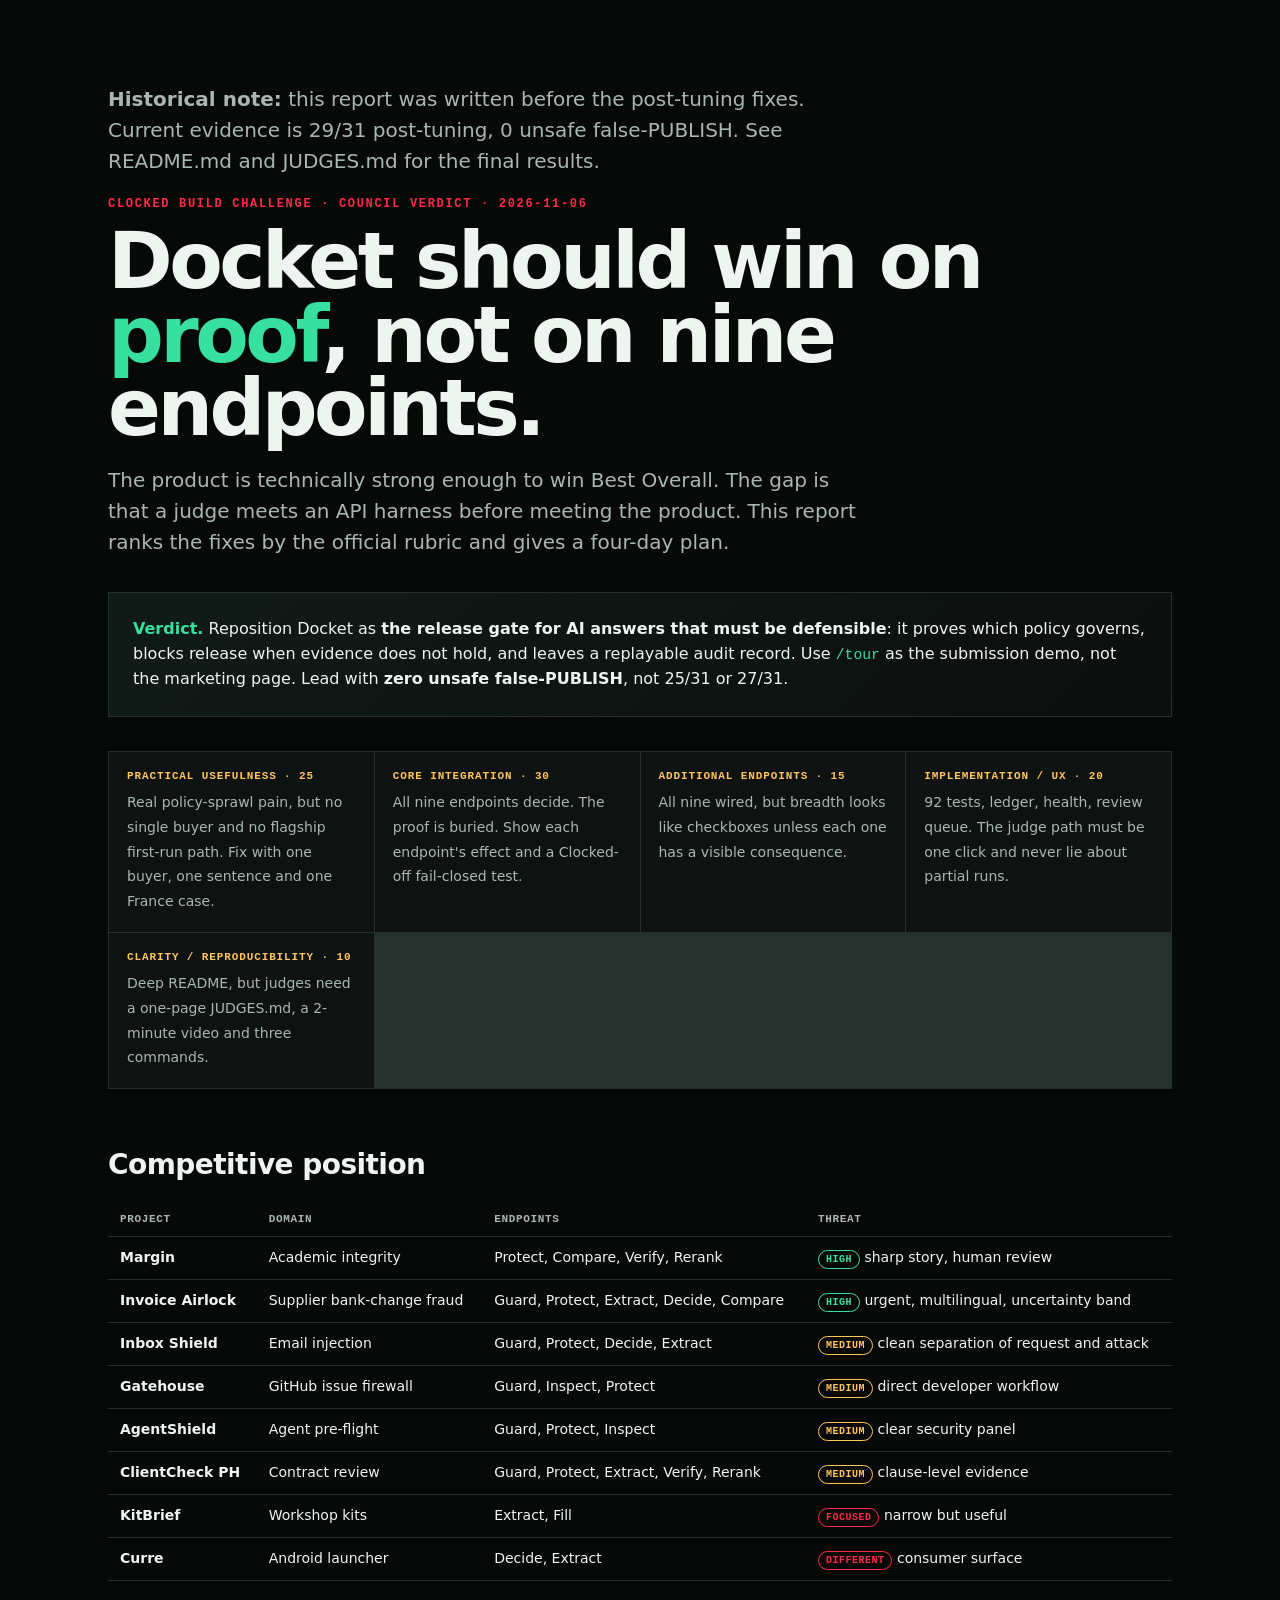
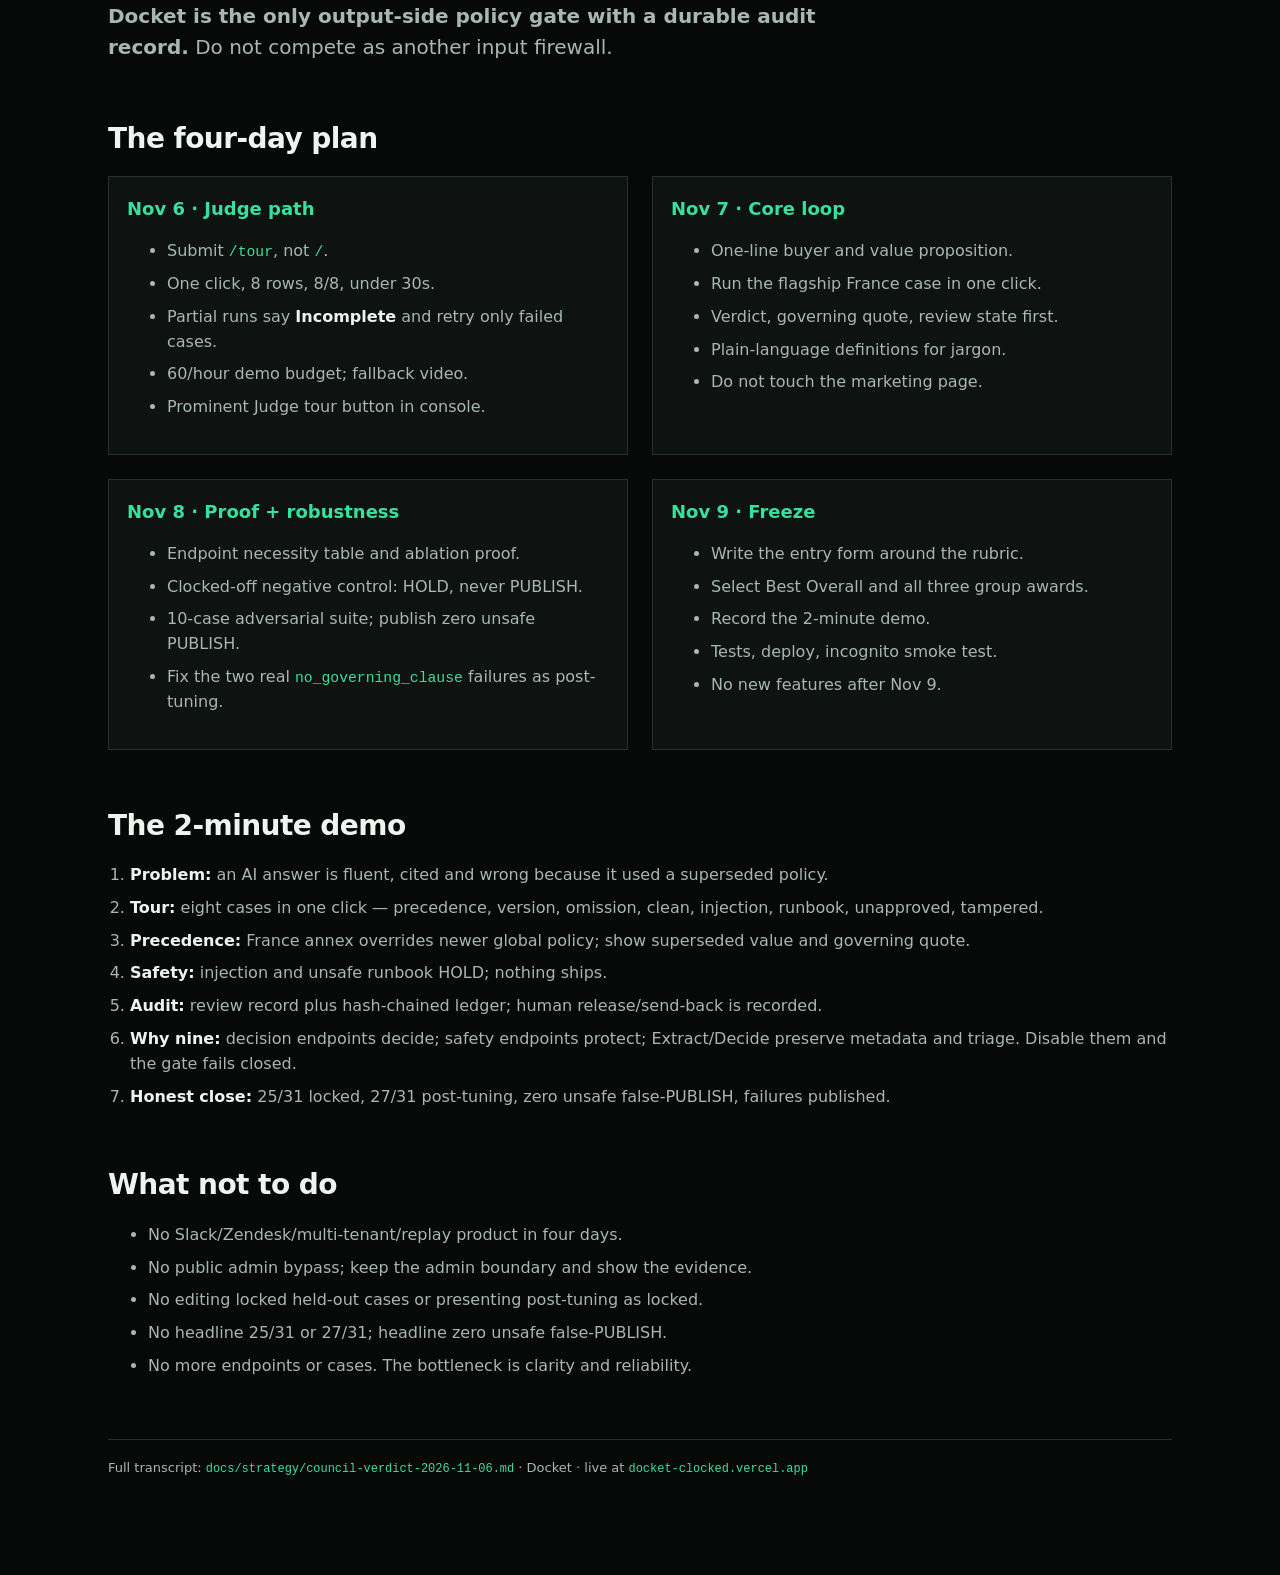
<file: docs/strategy/council-report-2026-11-06.html>
<!doctype html>
<html lang="en">
<head>
<meta charset="utf-8" />
<meta name="viewport" content="width=device-width, initial-scale=1" />
<title>Docket — Best Overall Council Verdict</title>
<style>
  :root { --bg:#070908; --panel:#0e1311; --line:#26302c; --text:#eef5f1; --muted:#a8b7b1; --red:#ff2948; --green:#38e0a0; --amber:#ffc45c; }
  * { box-sizing:border-box; }
  body { margin:0; background:var(--bg); color:var(--text); font:16px/1.55 ui-sans-serif,system-ui,-apple-system,Segoe UI,sans-serif; }
  main { max-width:1120px; margin:0 auto; padding:64px 28px 100px; }
  .kicker { color:var(--red); font:600 12px/1.2 ui-monospace,monospace; letter-spacing:.14em; text-transform:uppercase; }
  h1 { margin:14px 0 12px; font-size:clamp(42px,7vw,78px); line-height:.94; letter-spacing:-.045em; }
  h1 em { color:var(--green); font-style:normal; }
  .lede { max-width:760px; color:var(--muted); font-size:20px; }
  .verdict { margin:34px 0; padding:24px; border:1px solid var(--line); background:linear-gradient(135deg,#101b17,#0b0f0d); }
  .verdict b { color:var(--green); }
  .grid { display:grid; grid-template-columns:repeat(auto-fit,minmax(240px,1fr)); gap:1px; margin:30px 0; background:var(--line); border:1px solid var(--line); }
  .cell { background:var(--panel); padding:18px; }
  .cell strong { display:block; color:var(--amber); font:600 11px/1.2 ui-monospace,monospace; letter-spacing:.08em; text-transform:uppercase; margin-bottom:7px; }
  .cell span { color:var(--muted); font-size:14px; }
  h2 { margin:54px 0 16px; font-size:28px; letter-spacing:-.02em; }
  h3 { margin:28px 0 8px; font-size:18px; color:var(--green); }
  table { width:100%; border-collapse:collapse; font-size:14px; }
  th, td { text-align:left; padding:10px 12px; border-bottom:1px solid var(--line); vertical-align:top; }
  th { color:var(--muted); font:600 11px/1.2 ui-monospace,monospace; letter-spacing:.06em; text-transform:uppercase; }
  td b { color:var(--text); }
  .pill { display:inline-block; padding:2px 7px; border:1px solid currentColor; border-radius:999px; font:600 10px/1.3 ui-monospace,monospace; text-transform:uppercase; letter-spacing:.05em; }
  .pill.hi { color:var(--green); } .pill.mid { color:var(--amber); } .pill.lo { color:var(--red); }
  ol { padding-left:22px; } li { margin:8px 0; color:var(--muted); } li b { color:var(--text); }
  .split { display:grid; grid-template-columns:1fr 1fr; gap:24px; }
  .box { border:1px solid var(--line); background:var(--panel); padding:18px; }
  .box h3 { margin-top:0; }
  code { font-family:ui-monospace,monospace; font-size:.92em; color:var(--green); }
  .footer { margin-top:60px; padding-top:18px; border-top:1px solid var(--line); color:var(--muted); font-size:13px; }
  @media (max-width:760px) { .split { grid-template-columns:1fr; } }
</style>
</head>
<body>
<main>
<p class="lede"><strong>Historical note:</strong> this report was written before the post-tuning fixes. Current evidence is 29/31 post-tuning, 0 unsafe false-PUBLISH. See README.md and JUDGES.md for the final results.</p>
  <div class="kicker">Clocked Build Challenge · Council verdict · 2026-11-06</div>
  <h1>Docket should win on <em>proof</em>, not on nine endpoints.</h1>
  <p class="lede">The product is technically strong enough to win Best Overall. The gap is that a judge meets an API harness before meeting the product. This report ranks the fixes by the official rubric and gives a four-day plan.</p>

  <div class="verdict">
    <b>Verdict.</b> Reposition Docket as <strong>the release gate for AI answers that must be defensible</strong>: it proves which policy governs, blocks release when evidence does not hold, and leaves a replayable audit record. Use <code>/tour</code> as the submission demo, not the marketing page. Lead with <strong>zero unsafe false-PUBLISH</strong>, not 25/31 or 27/31.
  </div>

  <div class="grid">
    <div class="cell"><strong>Practical usefulness · 25</strong><span>Real policy-sprawl pain, but no single buyer and no flagship first-run path. Fix with one buyer, one sentence and one France case.</span></div>
    <div class="cell"><strong>Core integration · 30</strong><span>All nine endpoints decide. The proof is buried. Show each endpoint's effect and a Clocked-off fail-closed test.</span></div>
    <div class="cell"><strong>Additional endpoints · 15</strong><span>All nine wired, but breadth looks like checkboxes unless each one has a visible consequence.</span></div>
    <div class="cell"><strong>Implementation / UX · 20</strong><span>92 tests, ledger, health, review queue. The judge path must be one click and never lie about partial runs.</span></div>
    <div class="cell"><strong>Clarity / reproducibility · 10</strong><span>Deep README, but judges need a one-page JUDGES.md, a 2-minute video and three commands.</span></div>
  </div>

  <h2>Competitive position</h2>
  <table>
    <thead><tr><th>Project</th><th>Domain</th><th>Endpoints</th><th>Threat</th></tr></thead>
    <tbody>
      <tr><td><b>Margin</b></td><td>Academic integrity</td><td>Protect, Compare, Verify, Rerank</td><td><span class="pill hi">High</span> sharp story, human review</td></tr>
      <tr><td><b>Invoice Airlock</b></td><td>Supplier bank-change fraud</td><td>Guard, Protect, Extract, Decide, Compare</td><td><span class="pill hi">High</span> urgent, multilingual, uncertainty band</td></tr>
      <tr><td><b>Inbox Shield</b></td><td>Email injection</td><td>Guard, Protect, Decide, Extract</td><td><span class="pill mid">Medium</span> clean separation of request and attack</td></tr>
      <tr><td><b>Gatehouse</b></td><td>GitHub issue firewall</td><td>Guard, Inspect, Protect</td><td><span class="pill mid">Medium</span> direct developer workflow</td></tr>
      <tr><td><b>AgentShield</b></td><td>Agent pre-flight</td><td>Guard, Protect, Inspect</td><td><span class="pill mid">Medium</span> clear security panel</td></tr>
      <tr><td><b>ClientCheck PH</b></td><td>Contract review</td><td>Guard, Protect, Extract, Verify, Rerank</td><td><span class="pill mid">Medium</span> clause-level evidence</td></tr>
      <tr><td><b>KitBrief</b></td><td>Workshop kits</td><td>Extract, Fill</td><td><span class="pill lo">Focused</span> narrow but useful</td></tr>
      <tr><td><b>Curre</b></td><td>Android launcher</td><td>Decide, Extract</td><td><span class="pill lo">Different</span> consumer surface</td></tr>
    </tbody>
  </table>
  <p class="lede"><strong>Docket is the only output-side policy gate with a durable audit record.</strong> Do not compete as another input firewall.</p>

  <h2>The four-day plan</h2>
  <div class="split">
    <div class="box"><h3>Nov 6 · Judge path</h3><ul>
      <li>Submit <code>/tour</code>, not <code>/</code>.</li>
      <li>One click, 8 rows, 8/8, under 30s.</li>
      <li>Partial runs say <b>Incomplete</b> and retry only failed cases.</li>
      <li>60/hour demo budget; fallback video.</li>
      <li>Prominent Judge tour button in console.</li>
    </ul></div>
    <div class="box"><h3>Nov 7 · Core loop</h3><ul>
      <li>One-line buyer and value proposition.</li>
      <li>Run the flagship France case in one click.</li>
      <li>Verdict, governing quote, review state first.</li>
      <li>Plain-language definitions for jargon.</li>
      <li>Do not touch the marketing page.</li>
    </ul></div>
    <div class="box"><h3>Nov 8 · Proof + robustness</h3><ul>
      <li>Endpoint necessity table and ablation proof.</li>
      <li>Clocked-off negative control: HOLD, never PUBLISH.</li>
      <li>10-case adversarial suite; publish zero unsafe PUBLISH.</li>
      <li>Fix the two real <code>no_governing_clause</code> failures as post-tuning.</li>
    </ul></div>
    <div class="box"><h3>Nov 9 · Freeze</h3><ul>
      <li>Write the entry form around the rubric.</li>
      <li>Select Best Overall and all three group awards.</li>
      <li>Record the 2-minute demo.</li>
      <li>Tests, deploy, incognito smoke test.</li>
      <li>No new features after Nov 9.</li>
    </ul></div>
  </div>

  <h2>The 2-minute demo</h2>
  <ol>
    <li><b>Problem:</b> an AI answer is fluent, cited and wrong because it used a superseded policy.</li>
    <li><b>Tour:</b> eight cases in one click — precedence, version, omission, clean, injection, runbook, unapproved, tampered.</li>
    <li><b>Precedence:</b> France annex overrides newer global policy; show superseded value and governing quote.</li>
    <li><b>Safety:</b> injection and unsafe runbook HOLD; nothing ships.</li>
    <li><b>Audit:</b> review record plus hash-chained ledger; human release/send-back is recorded.</li>
    <li><b>Why nine:</b> decision endpoints decide; safety endpoints protect; Extract/Decide preserve metadata and triage. Disable them and the gate fails closed.</li>
    <li><b>Honest close:</b> 25/31 locked, 27/31 post-tuning, zero unsafe false-PUBLISH, failures published.</li>
  </ol>

  <h2>What not to do</h2>
  <ul>
    <li>No Slack/Zendesk/multi-tenant/replay product in four days.</li>
    <li>No public admin bypass; keep the admin boundary and show the evidence.</li>
    <li>No editing locked held-out cases or presenting post-tuning as locked.</li>
    <li>No headline 25/31 or 27/31; headline zero unsafe false-PUBLISH.</li>
    <li>No more endpoints or cases. The bottleneck is clarity and reliability.</li>
  </ul>

  <div class="footer">Full transcript: <code>docs/strategy/council-verdict-2026-11-06.md</code> · Docket · live at <code>docket-clocked.vercel.app</code></div>
</main>
</body>
</html>
</file>
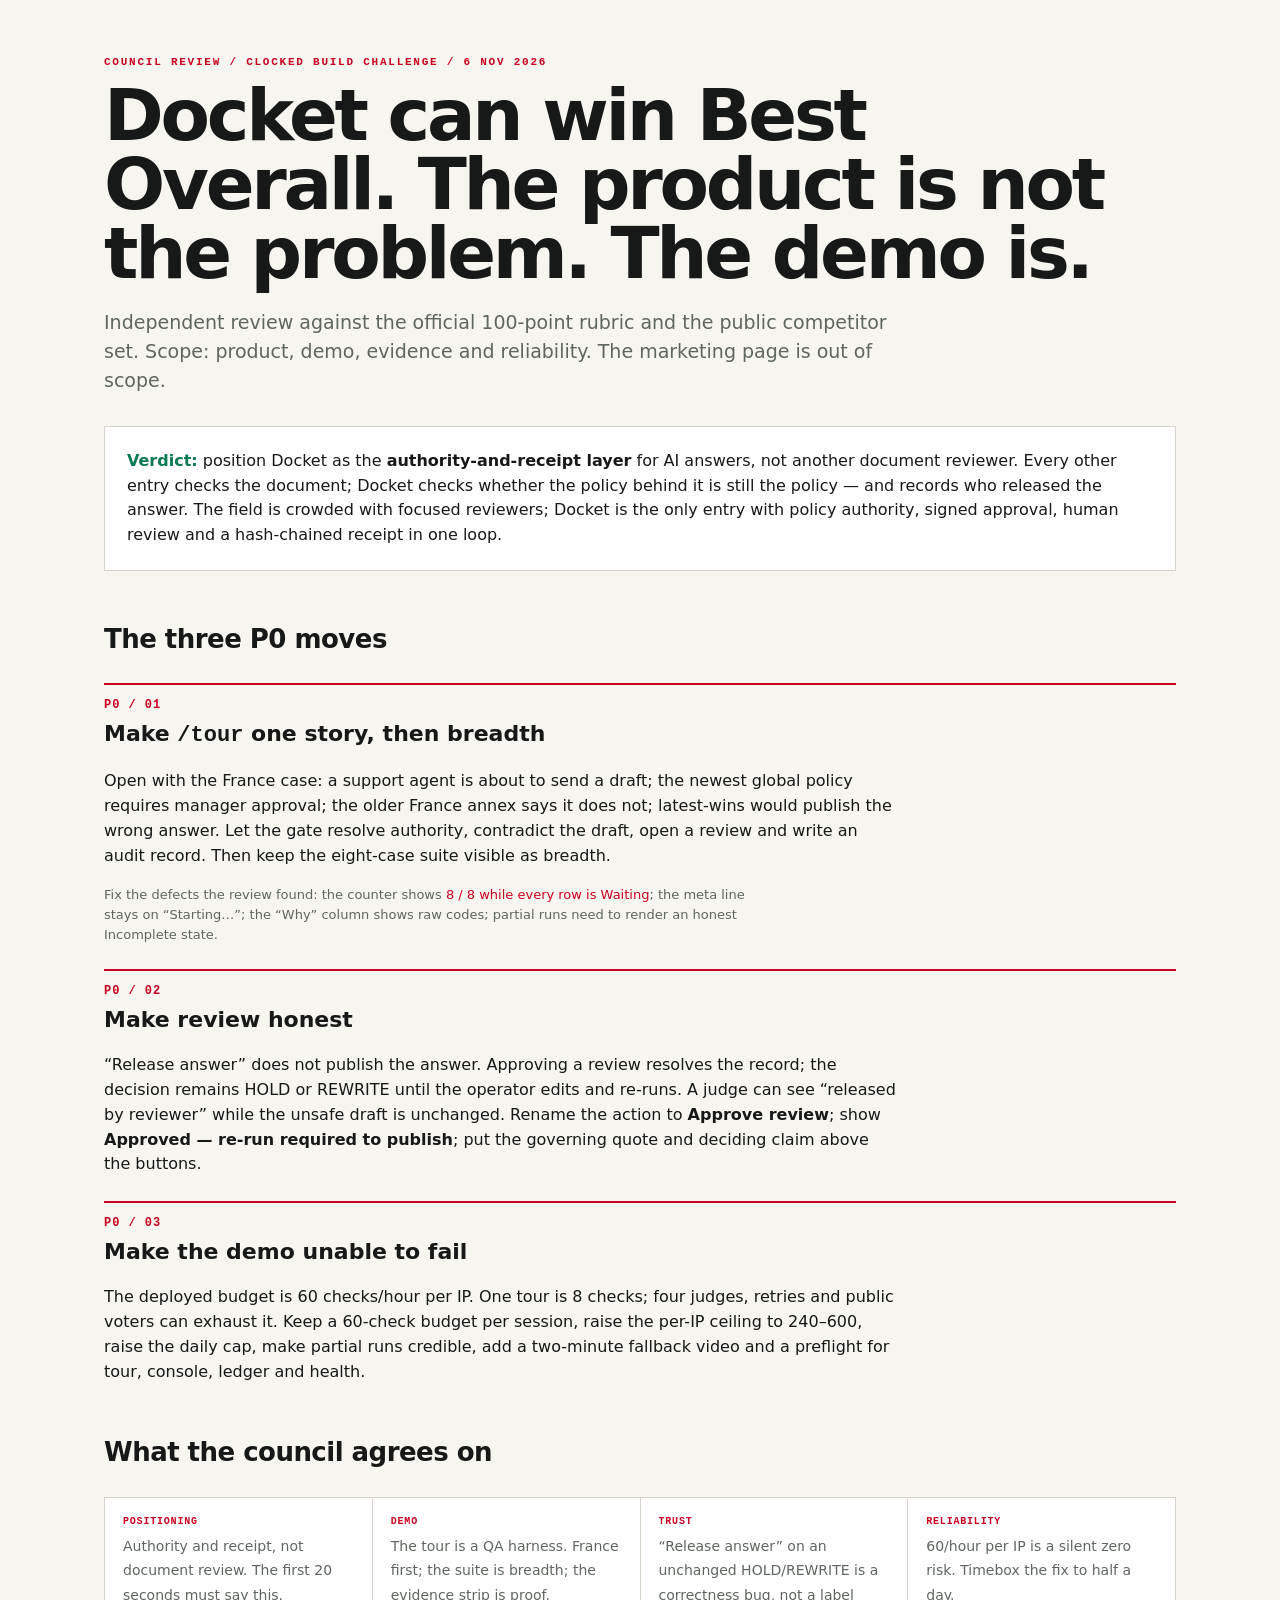
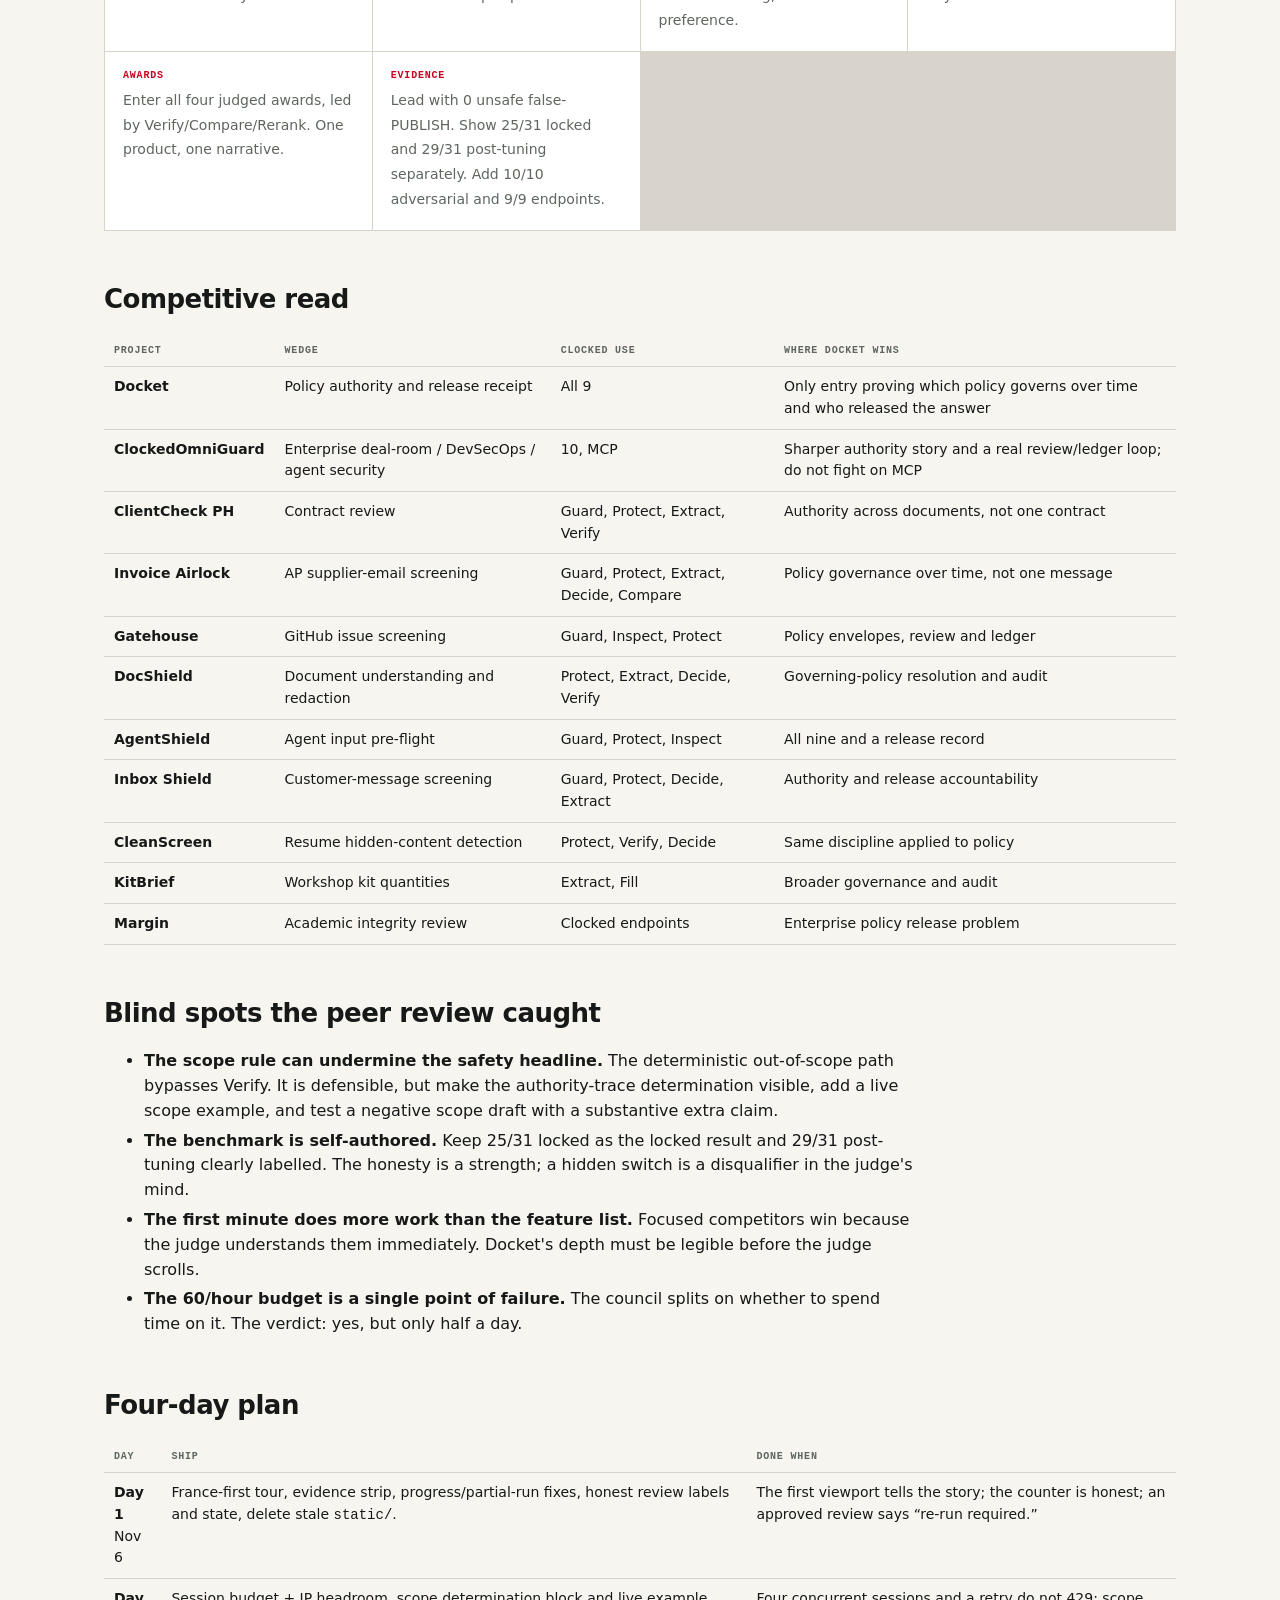
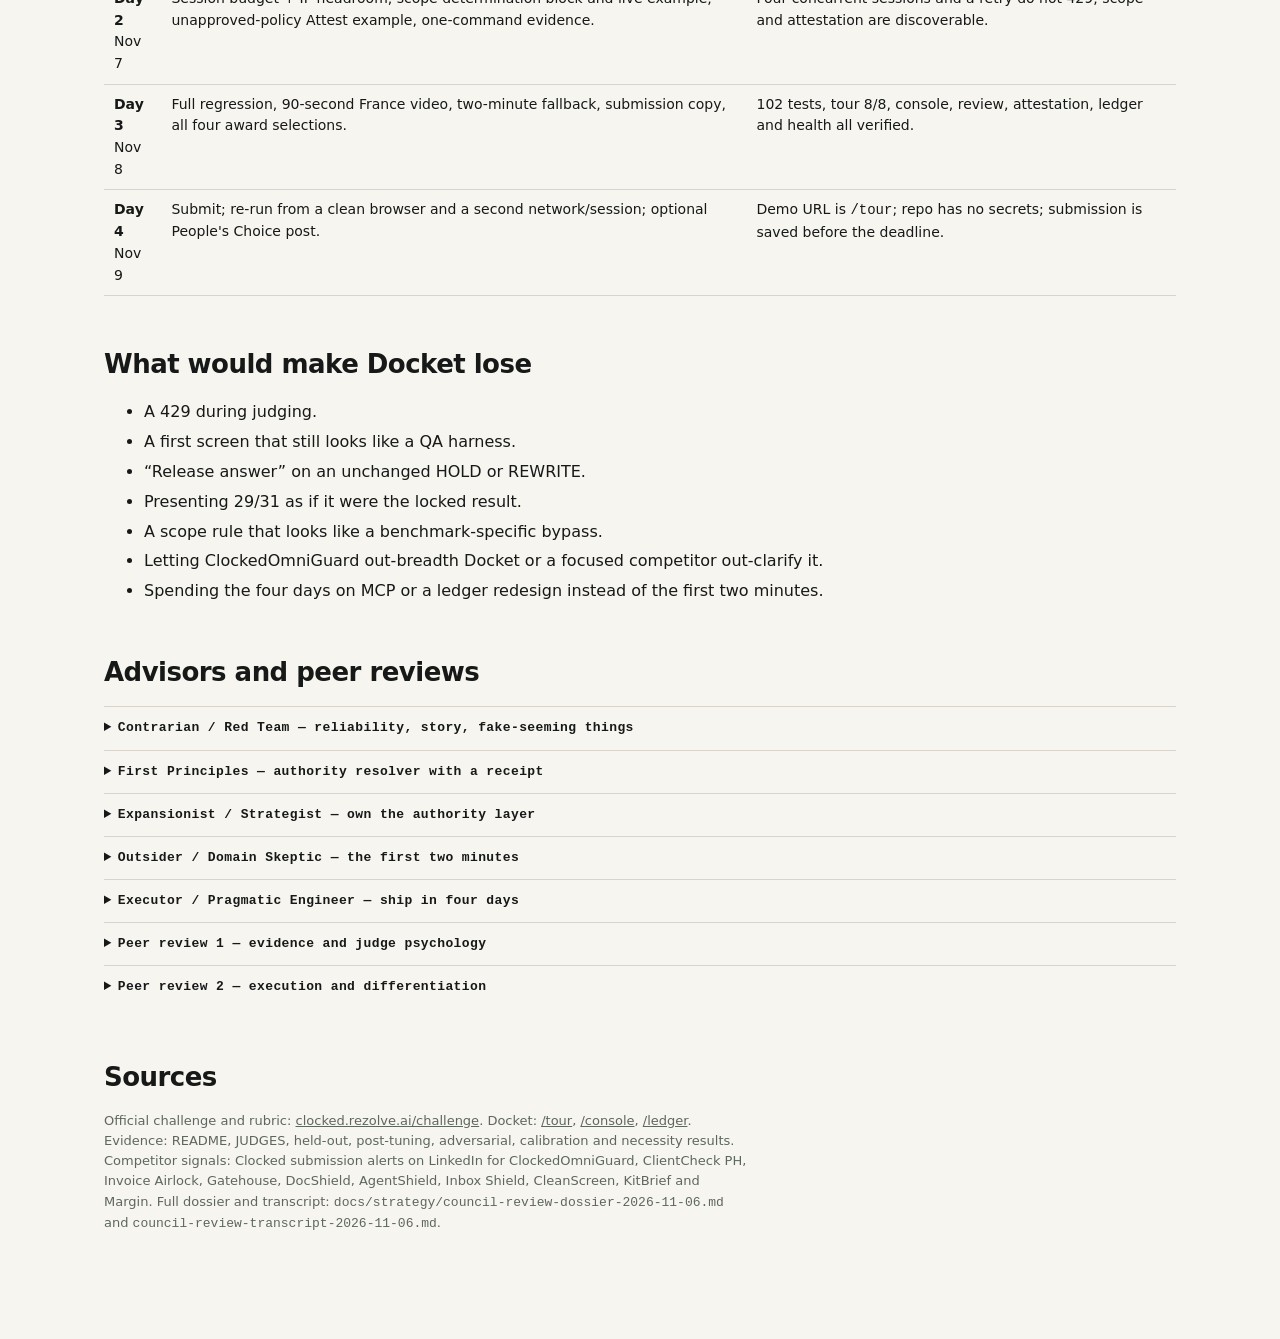
<file: docs/strategy/council-review-2026-11-06.html>
<!doctype html>
<html lang="en">
<head>
<meta charset="utf-8" />
<meta name="viewport" content="width=device-width, initial-scale=1" />
<title>Docket — Council review, Best Overall</title>
<style>
  :root {
    --bg: #f7f5f0;
    --panel: #ffffff;
    --ink: #161917;
    --muted: #5e665f;
    --line: #d8d4cb;
    --red: #c90020;
    --green: #087a55;
    --amber: #9a6400;
    --mono: ui-monospace, SFMono-Regular, Menlo, Consolas, monospace;
    --sans: ui-sans-serif, system-ui, -apple-system, "Segoe UI", sans-serif;
  }
  @media (prefers-color-scheme: dark) {
    :root {
      --bg: #080b09;
      --panel: #101512;
      --ink: #f1f5f1;
      --muted: #a8b5ad;
      --line: #2a332d;
      --red: #ff3b55;
      --green: #42d99b;
      --amber: #f2b84b;
    }
  }
  * { box-sizing: border-box; }
  body { margin: 0; background: var(--bg); color: var(--ink); font: 16px/1.55 var(--sans); }
  main { max-width: 1120px; margin: 0 auto; padding: 56px 24px 96px; }
  .kicker { color: var(--red); font: 600 11px/1.2 var(--mono); letter-spacing: .16em; text-transform: uppercase; }
  h1 { margin: 12px 0 10px; font-size: clamp(38px, 6vw, 72px); line-height: .96; letter-spacing: -.045em; }
  h2 { margin: 48px 0 14px; font-size: 26px; letter-spacing: -.02em; }
  h3 { margin: 24px 0 8px; font-size: 17px; }
  p { max-width: 78ch; }
  a { color: inherit; }
  .lede { max-width: 820px; color: var(--muted); font-size: 19px; }
  .verdict { margin: 30px 0; padding: 22px; border: 1px solid var(--line); background: var(--panel); }
  .verdict b { color: var(--green); }
  .grid { display: grid; grid-template-columns: repeat(auto-fit, minmax(240px, 1fr)); gap: 1px; margin: 24px 0; background: var(--line); border: 1px solid var(--line); }
  .cell { background: var(--panel); padding: 18px; }
  .cell strong { display: block; margin-bottom: 6px; color: var(--red); font: 600 10px/1.2 var(--mono); letter-spacing: .08em; text-transform: uppercase; }
  .cell span { color: var(--muted); font-size: 14px; }
  .move { border-top: 2px solid var(--red); padding-top: 14px; margin-top: 24px; }
  .move .num { font: 600 12px/1 var(--mono); color: var(--red); letter-spacing: .08em; }
  .move h3 { margin-top: 6px; font-size: 22px; }
  .tag { display: inline-block; margin-right: 6px; padding: 2px 6px; border: 1px solid var(--line); font: 600 10px/1.4 var(--mono); letter-spacing: .06em; text-transform: uppercase; color: var(--muted); }
  table { width: 100%; border-collapse: collapse; margin: 16px 0; font-size: 14px; }
  th, td { text-align: left; vertical-align: top; padding: 9px 10px; border-bottom: 1px solid var(--line); }
  th { font: 600 10px/1.3 var(--mono); letter-spacing: .08em; text-transform: uppercase; color: var(--muted); }
  details { border-top: 1px solid var(--line); padding: 12px 0; }
  summary { cursor: pointer; font: 600 13px/1.4 var(--mono); letter-spacing: .03em; }
  .small { color: var(--muted); font-size: 13px; }
  .danger { color: var(--red); }
  .ok { color: var(--green); }
  ul { max-width: 80ch; }
  li { margin: 5px 0; }
  @media (max-width: 640px) {
    main { padding-top: 32px; }
    h1 { font-size: 40px; }
    .lede { font-size: 17px; }
    table { font-size: 13px; }
  }
</style>
</head>
<body>
<main>
  <div class="kicker">Council review / Clocked Build Challenge / 6 Nov 2026</div>
  <h1>Docket can win Best Overall. The product is not the problem. The demo is.</h1>
  <p class="lede">Independent review against the official 100-point rubric and the public competitor set. Scope: product, demo, evidence and reliability. The marketing page is out of scope.</p>

  <div class="verdict">
    <b>Verdict:</b> position Docket as the <strong>authority-and-receipt layer</strong> for AI answers, not another document reviewer. Every other entry checks the document; Docket checks whether the policy behind it is still the policy — and records who released the answer. The field is crowded with focused reviewers; Docket is the only entry with policy authority, signed approval, human review and a hash-chained receipt in one loop.
  </div>

  <h2>The three P0 moves</h2>
  <div class="move">
    <div class="num">P0 / 01</div>
    <h3>Make <code>/tour</code> one story, then breadth</h3>
    <p>Open with the France case: a support agent is about to send a draft; the newest global policy requires manager approval; the older France annex says it does not; latest-wins would publish the wrong answer. Let the gate resolve authority, contradict the draft, open a review and write an audit record. Then keep the eight-case suite visible as breadth.</p>
    <p class="small">Fix the defects the review found: the counter shows <span class="danger">8 / 8 while every row is Waiting</span>; the meta line stays on “Starting…”; the “Why” column shows raw codes; partial runs need to render an honest Incomplete state.</p>
  </div>
  <div class="move">
    <div class="num">P0 / 02</div>
    <h3>Make review honest</h3>
    <p>“Release answer” does not publish the answer. Approving a review resolves the record; the decision remains HOLD or REWRITE until the operator edits and re-runs. A judge can see “released by reviewer” while the unsafe draft is unchanged. Rename the action to <strong>Approve review</strong>; show <strong>Approved — re-run required to publish</strong>; put the governing quote and deciding claim above the buttons.</p>
  </div>
  <div class="move">
    <div class="num">P0 / 03</div>
    <h3>Make the demo unable to fail</h3>
    <p>The deployed budget is 60 checks/hour per IP. One tour is 8 checks; four judges, retries and public voters can exhaust it. Keep a 60-check budget per session, raise the per-IP ceiling to 240–600, raise the daily cap, make partial runs credible, add a two-minute fallback video and a preflight for tour, console, ledger and health.</p>
  </div>

  <h2>What the council agrees on</h2>
  <div class="grid">
    <div class="cell"><strong>Positioning</strong><span>Authority and receipt, not document review. The first 20 seconds must say this.</span></div>
    <div class="cell"><strong>Demo</strong><span>The tour is a QA harness. France first; the suite is breadth; the evidence strip is proof.</span></div>
    <div class="cell"><strong>Trust</strong><span>“Release answer” on an unchanged HOLD/REWRITE is a correctness bug, not a label preference.</span></div>
    <div class="cell"><strong>Reliability</strong><span>60/hour per IP is a silent zero risk. Timebox the fix to half a day.</span></div>
    <div class="cell"><strong>Awards</strong><span>Enter all four judged awards, led by Verify/Compare/Rerank. One product, one narrative.</span></div>
    <div class="cell"><strong>Evidence</strong><span>Lead with 0 unsafe false-PUBLISH. Show 25/31 locked and 29/31 post-tuning separately. Add 10/10 adversarial and 9/9 endpoints.</span></div>
  </div>

  <h2>Competitive read</h2>
  <table>
    <thead><tr><th>Project</th><th>Wedge</th><th>Clocked use</th><th>Where Docket wins</th></tr></thead>
    <tbody>
      <tr><td><strong>Docket</strong></td><td>Policy authority and release receipt</td><td>All 9</td><td>Only entry proving which policy governs over time and who released the answer</td></tr>
      <tr><td><strong>ClockedOmniGuard</strong></td><td>Enterprise deal-room / DevSecOps / agent security</td><td>10, MCP</td><td>Sharper authority story and a real review/ledger loop; do not fight on MCP</td></tr>
      <tr><td><strong>ClientCheck PH</strong></td><td>Contract review</td><td>Guard, Protect, Extract, Verify</td><td>Authority across documents, not one contract</td></tr>
      <tr><td><strong>Invoice Airlock</strong></td><td>AP supplier-email screening</td><td>Guard, Protect, Extract, Decide, Compare</td><td>Policy governance over time, not one message</td></tr>
      <tr><td><strong>Gatehouse</strong></td><td>GitHub issue screening</td><td>Guard, Inspect, Protect</td><td>Policy envelopes, review and ledger</td></tr>
      <tr><td><strong>DocShield</strong></td><td>Document understanding and redaction</td><td>Protect, Extract, Decide, Verify</td><td>Governing-policy resolution and audit</td></tr>
      <tr><td><strong>AgentShield</strong></td><td>Agent input pre-flight</td><td>Guard, Protect, Inspect</td><td>All nine and a release record</td></tr>
      <tr><td><strong>Inbox Shield</strong></td><td>Customer-message screening</td><td>Guard, Protect, Decide, Extract</td><td>Authority and release accountability</td></tr>
      <tr><td><strong>CleanScreen</strong></td><td>Resume hidden-content detection</td><td>Protect, Verify, Decide</td><td>Same discipline applied to policy</td></tr>
      <tr><td><strong>KitBrief</strong></td><td>Workshop kit quantities</td><td>Extract, Fill</td><td>Broader governance and audit</td></tr>
      <tr><td><strong>Margin</strong></td><td>Academic integrity review</td><td>Clocked endpoints</td><td>Enterprise policy release problem</td></tr>
    </tbody>
  </table>

  <h2>Blind spots the peer review caught</h2>
  <ul>
    <li><strong>The scope rule can undermine the safety headline.</strong> The deterministic out-of-scope path bypasses Verify. It is defensible, but make the authority-trace determination visible, add a live scope example, and test a negative scope draft with a substantive extra claim.</li>
    <li><strong>The benchmark is self-authored.</strong> Keep 25/31 locked as the locked result and 29/31 post-tuning clearly labelled. The honesty is a strength; a hidden switch is a disqualifier in the judge's mind.</li>
    <li><strong>The first minute does more work than the feature list.</strong> Focused competitors win because the judge understands them immediately. Docket's depth must be legible before the judge scrolls.</li>
    <li><strong>The 60/hour budget is a single point of failure.</strong> The council splits on whether to spend time on it. The verdict: yes, but only half a day.</li>
  </ul>

  <h2>Four-day plan</h2>
  <table>
    <thead><tr><th>Day</th><th>Ship</th><th>Done when</th></tr></thead>
    <tbody>
      <tr><td><strong>Day 1</strong><br>Nov 6</td><td>France-first tour, evidence strip, progress/partial-run fixes, honest review labels and state, delete stale <code>static/</code>.</td><td>The first viewport tells the story; the counter is honest; an approved review says “re-run required.”</td></tr>
      <tr><td><strong>Day 2</strong><br>Nov 7</td><td>Session budget + IP headroom, scope determination block and live example, unapproved-policy Attest example, one-command evidence.</td><td>Four concurrent sessions and a retry do not 429; scope and attestation are discoverable.</td></tr>
      <tr><td><strong>Day 3</strong><br>Nov 8</td><td>Full regression, 90-second France video, two-minute fallback, submission copy, all four award selections.</td><td>102 tests, tour 8/8, console, review, attestation, ledger and health all verified.</td></tr>
      <tr><td><strong>Day 4</strong><br>Nov 9</td><td>Submit; re-run from a clean browser and a second network/session; optional People's Choice post.</td><td>Demo URL is <code>/tour</code>; repo has no secrets; submission is saved before the deadline.</td></tr>
    </tbody>
  </table>

  <h2>What would make Docket lose</h2>
  <ul>
    <li>A 429 during judging.</li>
    <li>A first screen that still looks like a QA harness.</li>
    <li>“Release answer” on an unchanged HOLD or REWRITE.</li>
    <li>Presenting 29/31 as if it were the locked result.</li>
    <li>A scope rule that looks like a benchmark-specific bypass.</li>
    <li>Letting ClockedOmniGuard out-breadth Docket or a focused competitor out-clarify it.</li>
    <li>Spending the four days on MCP or a ledger redesign instead of the first two minutes.</li>
  </ul>

  <h2>Advisors and peer reviews</h2>
  <details><summary>Contrarian / Red Team — reliability, story, fake-seeming things</summary><p>The highest-probability zero is the 60/hour per-IP budget. Lead with France, not the suite. Rename “Release answer,” expose Attest, label 25/31 and 29/31 honestly. Cut MCP, ledger redesign and the four-award spray. Strongest objection: reliability is invisible if the live tour works.</p></details>
  <details><summary>First Principles — authority resolver with a receipt</summary><p>Docket is not a nine-endpoint checker; it decides which policy governs and proves the check ran against that text. Make the first screen a falsifiable contrast. Make the record the product. Spend the rest on reliability and reproducibility. Strongest objection: a fixed hero can look stageable and one-trick.</p></details>
  <details><summary>Expansionist / Strategist — own the authority layer</summary><p>Every other entry checks the document; Docket checks whether the policy behind it is still the policy. Rebuild the tour around one supersession case. Enter four tailored awards, led by Verify/Compare/Rerank. Make the ledger the shareable proof object. Strongest objection: support answers read lower-stakes than contracts or invoices; keep all nine endpoints visible.</p></details>
  <details><summary>Outsider / Domain Skeptic — the first two minutes</summary><p>The tour reads like a QA harness; the counter is wrong; raw codes. The console opens on a policy-authoring form. France is the one moment that lands. Make review honest; make the tour one story; put endpoint proof first. Strongest objection: review is the least visible fix; most judges never open it.</p></details>
  <details><summary>Executor / Pragmatic Engineer — ship in four days</summary><p>Keep the existing runner, add a flagship first act, render the suite below, add the evidence strip. Rename the review action and state. Raise the budget or cap per session. Cut MCP, third-party corpus, ledger redesign, new attestation flow. Freeze code end of Day 3. Strongest objection: restructuring the working tour risks breaking it.</p></details>
  <details><summary>Peer review 1 — evidence and judge psychology</summary><p>Strongest: the Outsider, for naming the “Release answer” trust bug and the visibility trade-off. Fatal blind spot: the First Principles advisor never addresses the 60/hour demo-failure path. Missing from all five: the rubric itself and the scope rule bypassing Verify.</p></details>
  <details><summary>Peer review 2 — execution and differentiation</summary><p>Strongest: the Executor, for improving the first 60 seconds without betting the working demo. Fatal blind spot: the Expansionist leaves the authority receipt dishonest and overweights the ledger. Missing: an on-screen authority-trace explanation and a live scope test.</p></details>

  <h2>Sources</h2>
  <p class="small">Official challenge and rubric: <a href="https://clocked.rezolve.ai/challenge">clocked.rezolve.ai/challenge</a>. Docket: <a href="https://docket-clocked.vercel.app/tour">/tour</a>, <a href="https://docket-clocked.vercel.app/console">/console</a>, <a href="https://docket-clocked.vercel.app/ledger">/ledger</a>. Evidence: README, JUDGES, held-out, post-tuning, adversarial, calibration and necessity results. Competitor signals: Clocked submission alerts on LinkedIn for ClockedOmniGuard, ClientCheck PH, Invoice Airlock, Gatehouse, DocShield, AgentShield, Inbox Shield, CleanScreen, KitBrief and Margin. Full dossier and transcript: <code>docs/strategy/council-review-dossier-2026-11-06.md</code> and <code>council-review-transcript-2026-11-06.md</code>.</p>
</main>
</body>
</html>
</file>
